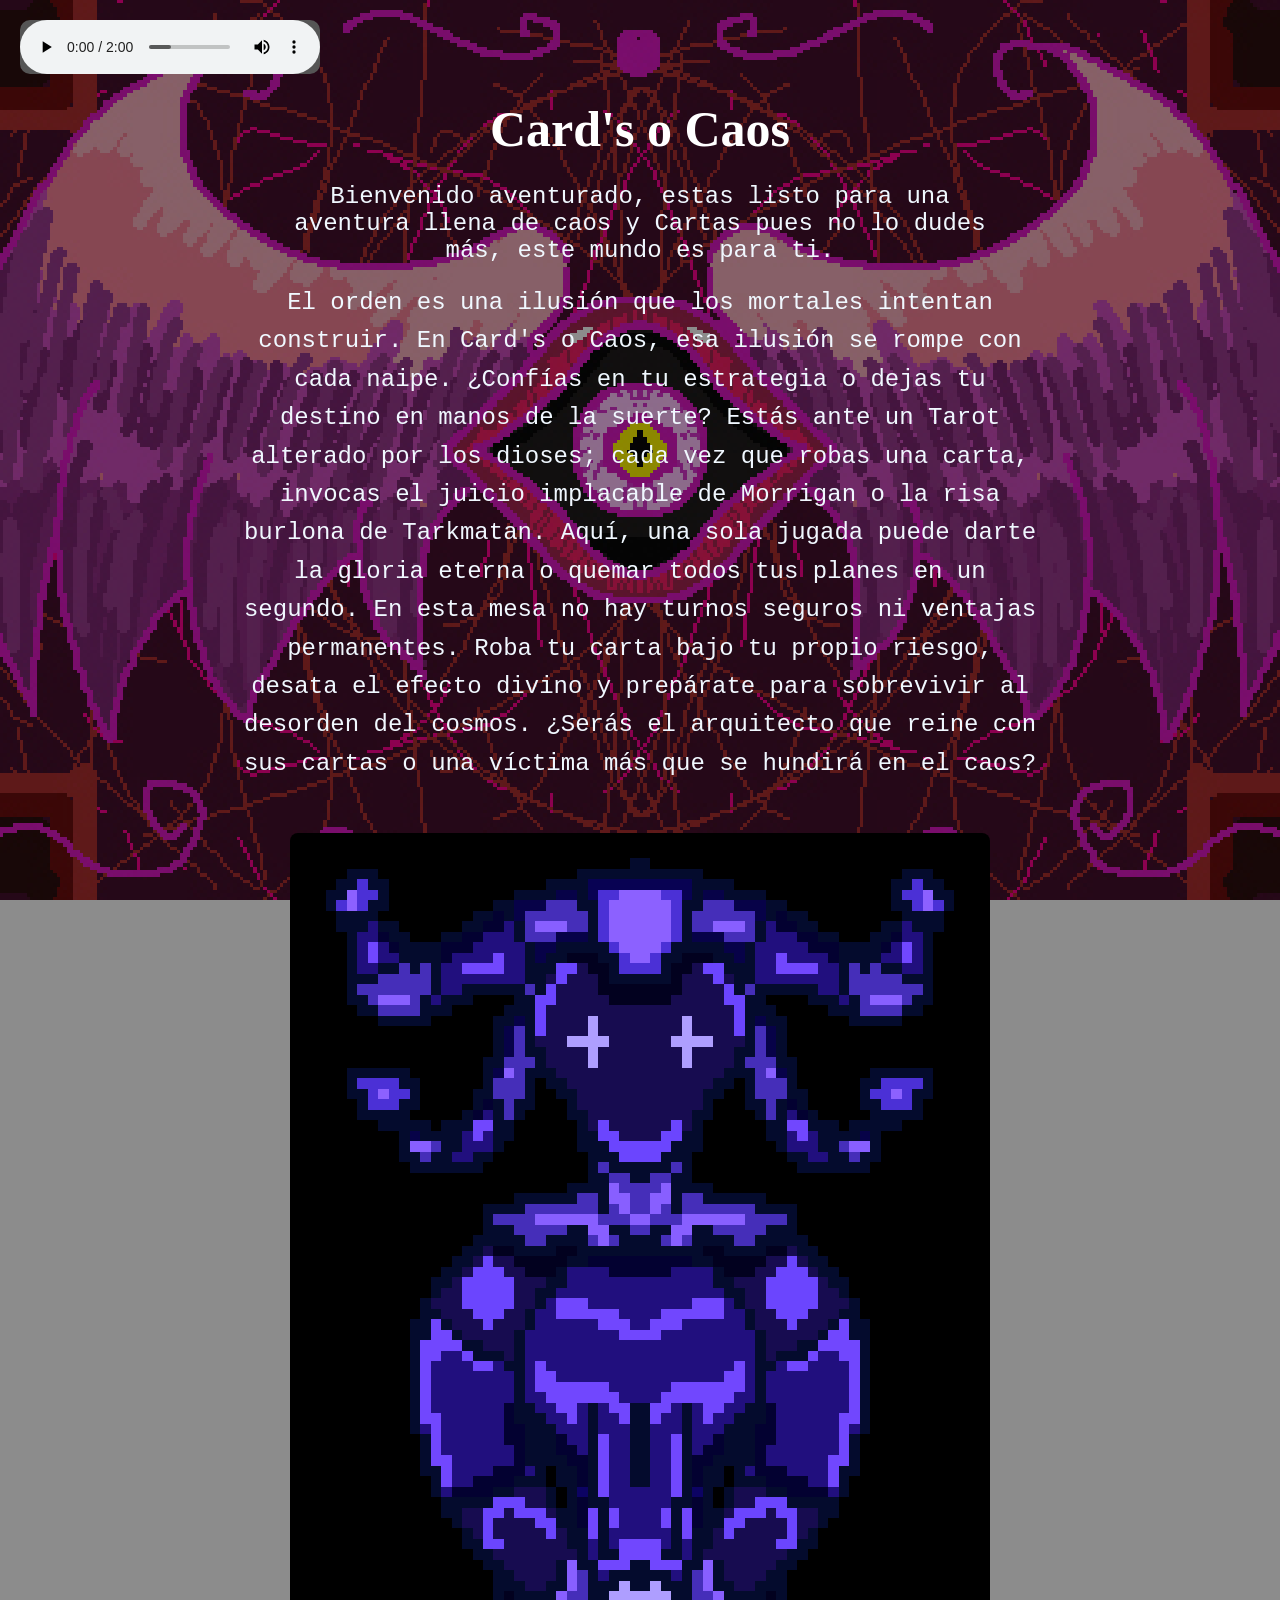
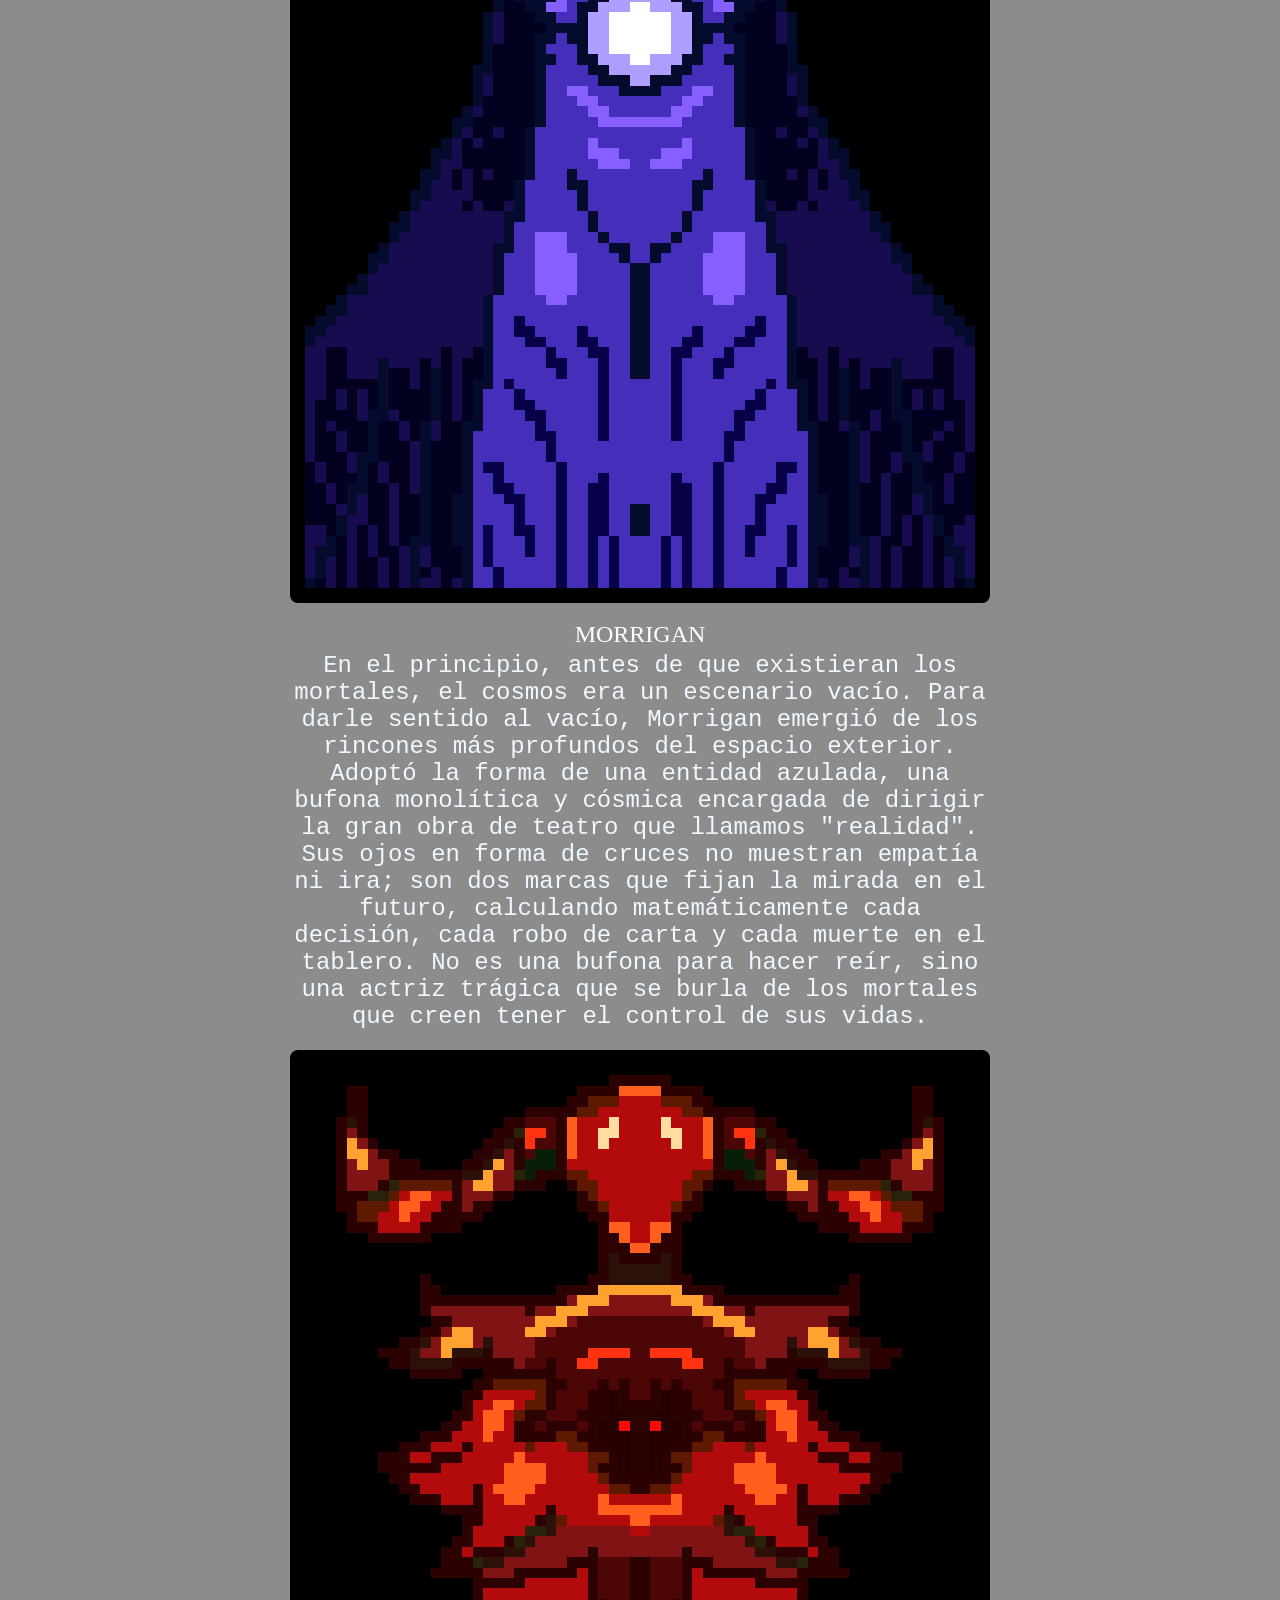
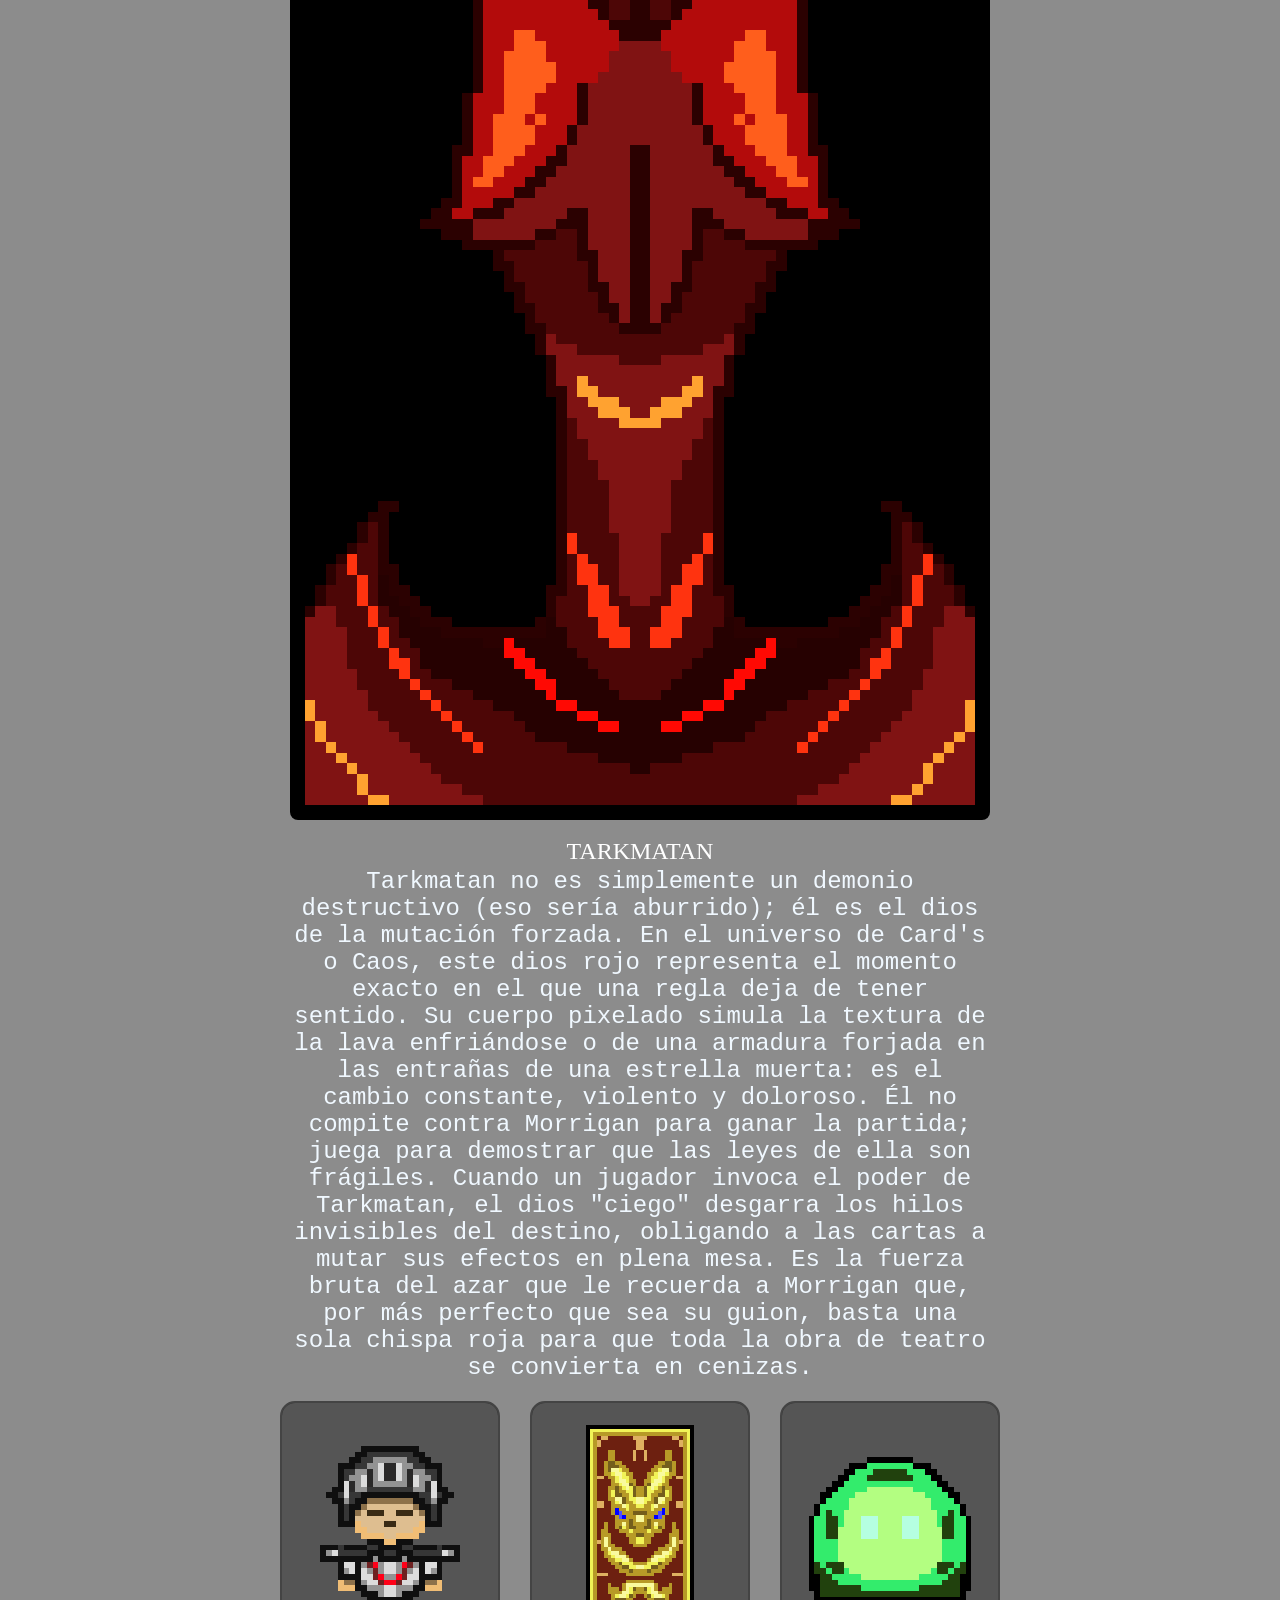
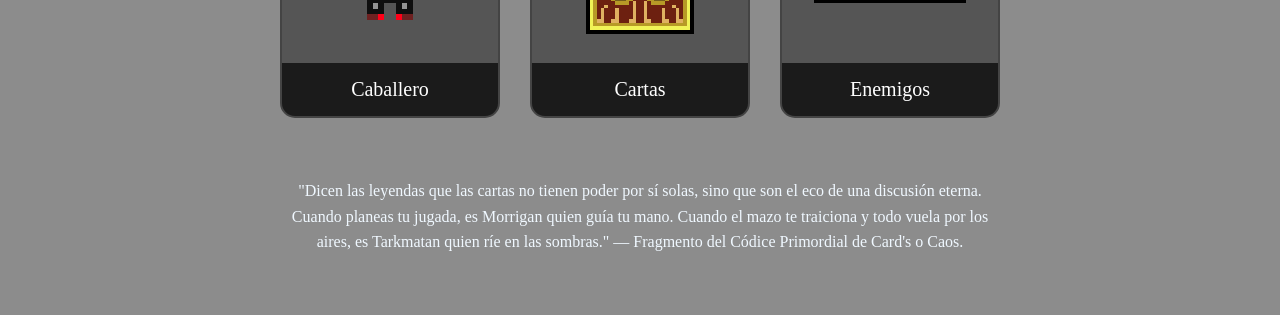
<file: index.html>
<!DOCTYPE html>
<html lang="es">

<head>
    <meta charset="UTF-8">
    <meta name="viewport" content="width=device-width, initial-scale=1.0">
    <title>Card's o Caos</title>
    <link rel="stylesheet" href="style.css">
</head>

<body>

    <audio controls autoplay>
        <source src="Music/Inicio.mp3" type="audio/mpeg">
        Your browser does not support the audio element.
    </audio>

    <main>

        <h1>Card's o Caos</h1>

        <p class="intro">Bienvenido aventurado, estas listo para una aventura llena de caos y Cartas
            pues no lo dudes más, este mundo es para ti.
        </p>

        <p class="descripcion">
            El orden es una ilusión que los mortales
            intentan construir. En Card's o Caos, esa ilusión se rompe con cada naipe.
            ¿Confías en tu estrategia o dejas tu destino en manos de la suerte?
            Estás ante un Tarot alterado por los dioses; cada vez que robas una carta,
            invocas el juicio implacable de Morrigan o la risa burlona de Tarkmatan. Aquí,
            una sola jugada puede darte la gloria eterna o quemar todos tus planes en un segundo.
            En esta mesa no hay turnos seguros ni ventajas permanentes. Roba tu carta bajo tu propio
            riesgo, desata el efecto divino y prepárate para sobrevivir al desorden del cosmos.
            ¿Serás el arquitecto que reine con sus cartas o una víctima más que se hundirá en el caos?
        </p>

        <section class="galeria">

            <div class="bloque-foto">
                <div class="foto-caja">
                    <img src="Img/Personajes/Morrigan.png" alt="Descripción 1">
                </div>
                <p class="foto-texto">MORRIGAN</p>

                <p class="Morrigan">En el principio, antes de que existieran los mortales,
                    el cosmos era un escenario vacío. Para darle sentido al vacío,
                    Morrigan emergió de los rincones más profundos del espacio exterior.
                    Adoptó la forma de una entidad azulada, una bufona monolítica y cósmica
                    encargada de dirigir la gran obra de teatro que llamamos "realidad".
                    Sus ojos en forma de cruces no muestran empatía ni ira; son dos marcas
                    que fijan la mirada en el futuro, calculando matemáticamente cada decisión,
                    cada robo de carta y cada muerte en el tablero. No es una bufona para hacer reír,
                    sino una actriz trágica que se burla de los mortales
                    que creen tener el control de sus vidas.</p>
            </div>

            <div class="bloque-foto">
                <div class="foto-caja">
                    <img src="Img/Personajes/Tarkmatan.png" alt="Descripción 2">
                </div>
                <p class="foto-texto">TARKMATAN</p>

                <p class="Tarkmatan">Tarkmatan no es simplemente un demonio destructivo
                    (eso sería aburrido); él es el dios de la mutación forzada.
                    En el universo de Card's o Caos,
                    este dios rojo representa el momento exacto en el que una regla deja de tener sentido.
                    Su cuerpo pixelado simula la textura de la lava enfriándose o de una armadura forjada
                    en las entrañas de una estrella muerta: es el cambio constante, violento y doloroso.
                    Él no compite contra Morrigan para ganar la partida; juega para demostrar que las
                    leyes de ella son frágiles. Cuando un jugador invoca el poder de Tarkmatan, el dios
                    "ciego" desgarra los hilos invisibles del destino, obligando a las cartas a mutar
                    sus efectos en plena mesa. Es la fuerza bruta del azar que le recuerda a Morrigan
                    que, por más perfecto que sea su guion, basta una sola chispa roja para que toda
                    la obra de teatro se convierta en cenizas.</p>
            </div>

        </section>


        <section class="cards">
            <a href="caballero.html" class="card-link">
                <div class="card">
                    <div class="imagen">
                        <img src="Img/Caballero/Caballero.png" alt="Caballero">
                    </div>

                    <p>Caballero</p>
                </div>
            </a>

            <a href="cartas.html" class="card-link">
                <div class="card">
                    <div class="imagen">
                        <img src="Img/Cartas/Cartas.png" alt="Cartas">
                    </div>

                    <p>Cartas</p>
                </div>
            </a>

            <a href="enemigos.html" class="card-link">
                <div class="card">
                    <div class="imagen">
                        <img src="Img/Personajes/Slime.png" alt="Enemigos">
                    </div>

                    <p>Enemigos</p>
                </div>
            </a>

        </section>

        <p class="codice">
            "Dicen las leyendas que las cartas no tienen poder por sí solas, sino
            que son el eco de una discusión eterna. Cuando planeas tu jugada,
            es Morrigan quien guía tu mano. Cuando el mazo te traiciona y todo vuela
            por los aires, es Tarkmatan quien ríe en las sombras." —
            Fragmento del Códice Primordial de Card's o Caos.
        </p>

    </main>

</body>

</html>
</file>
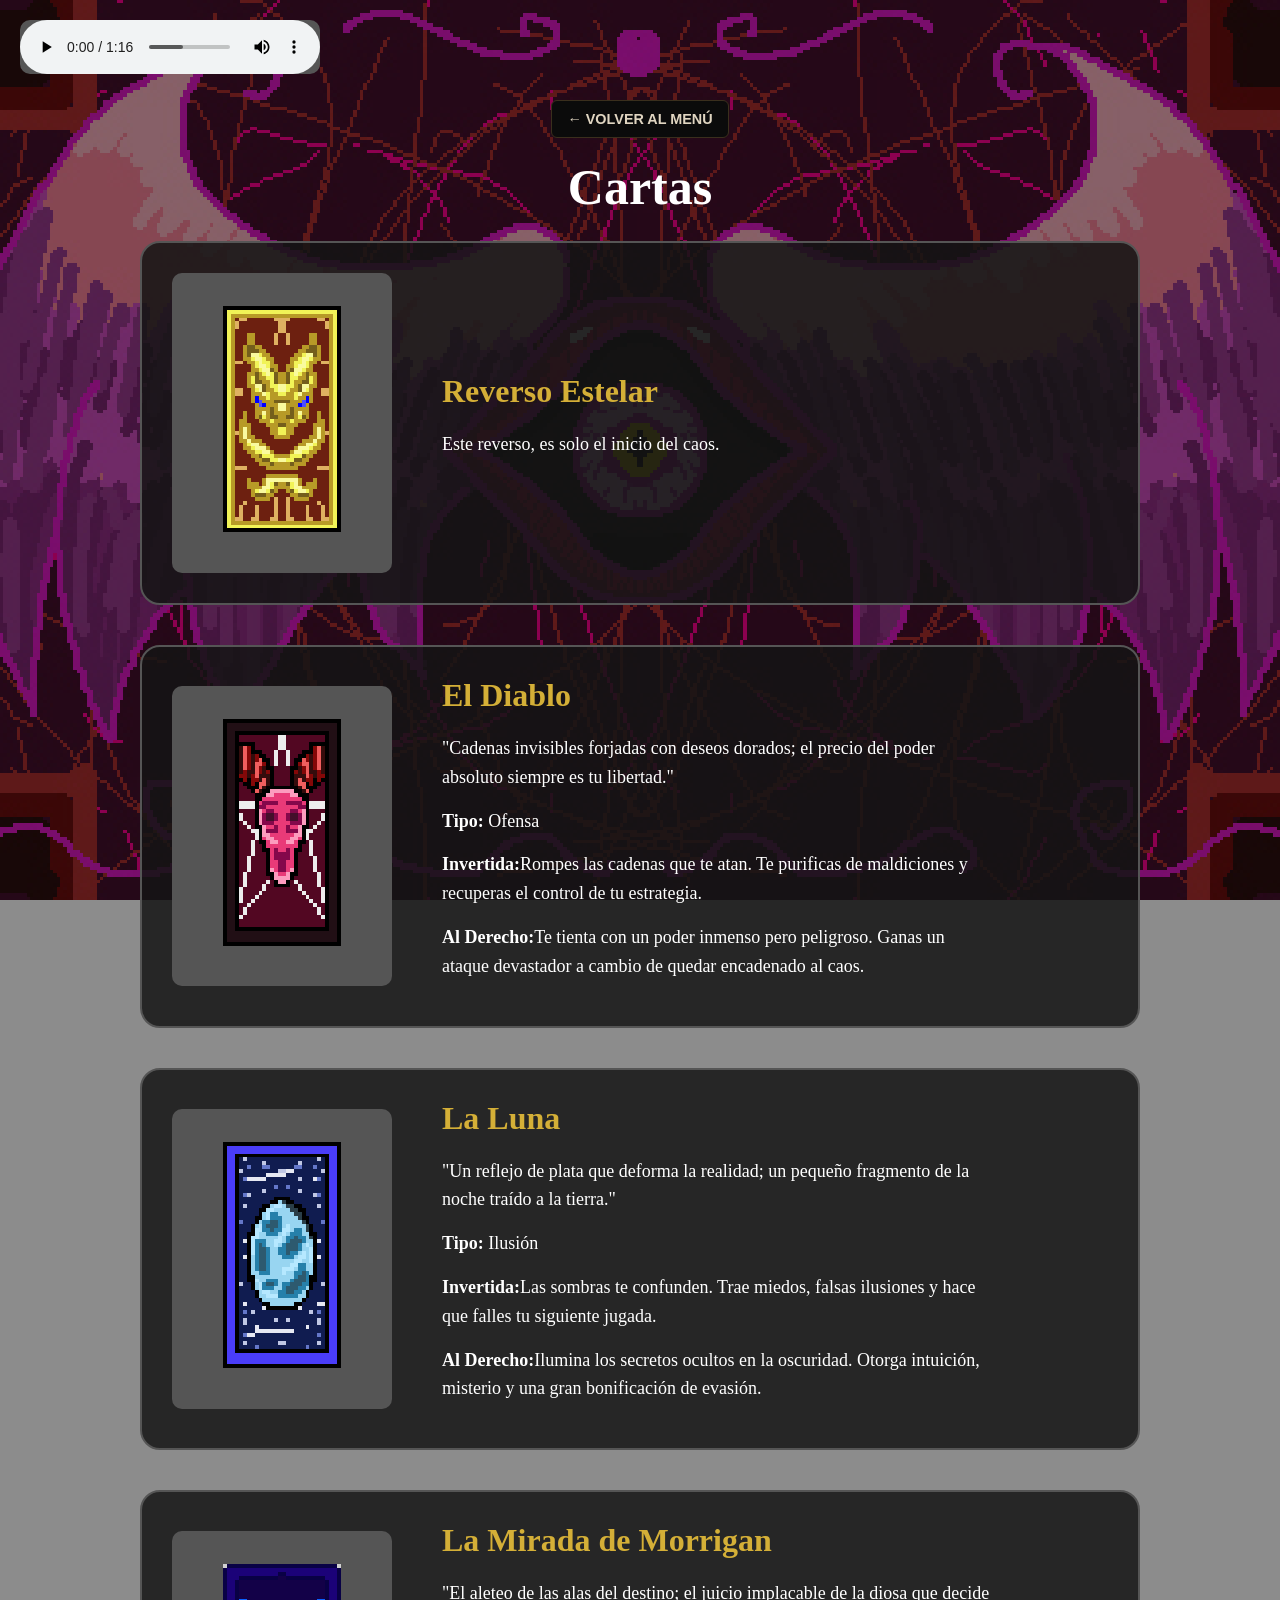
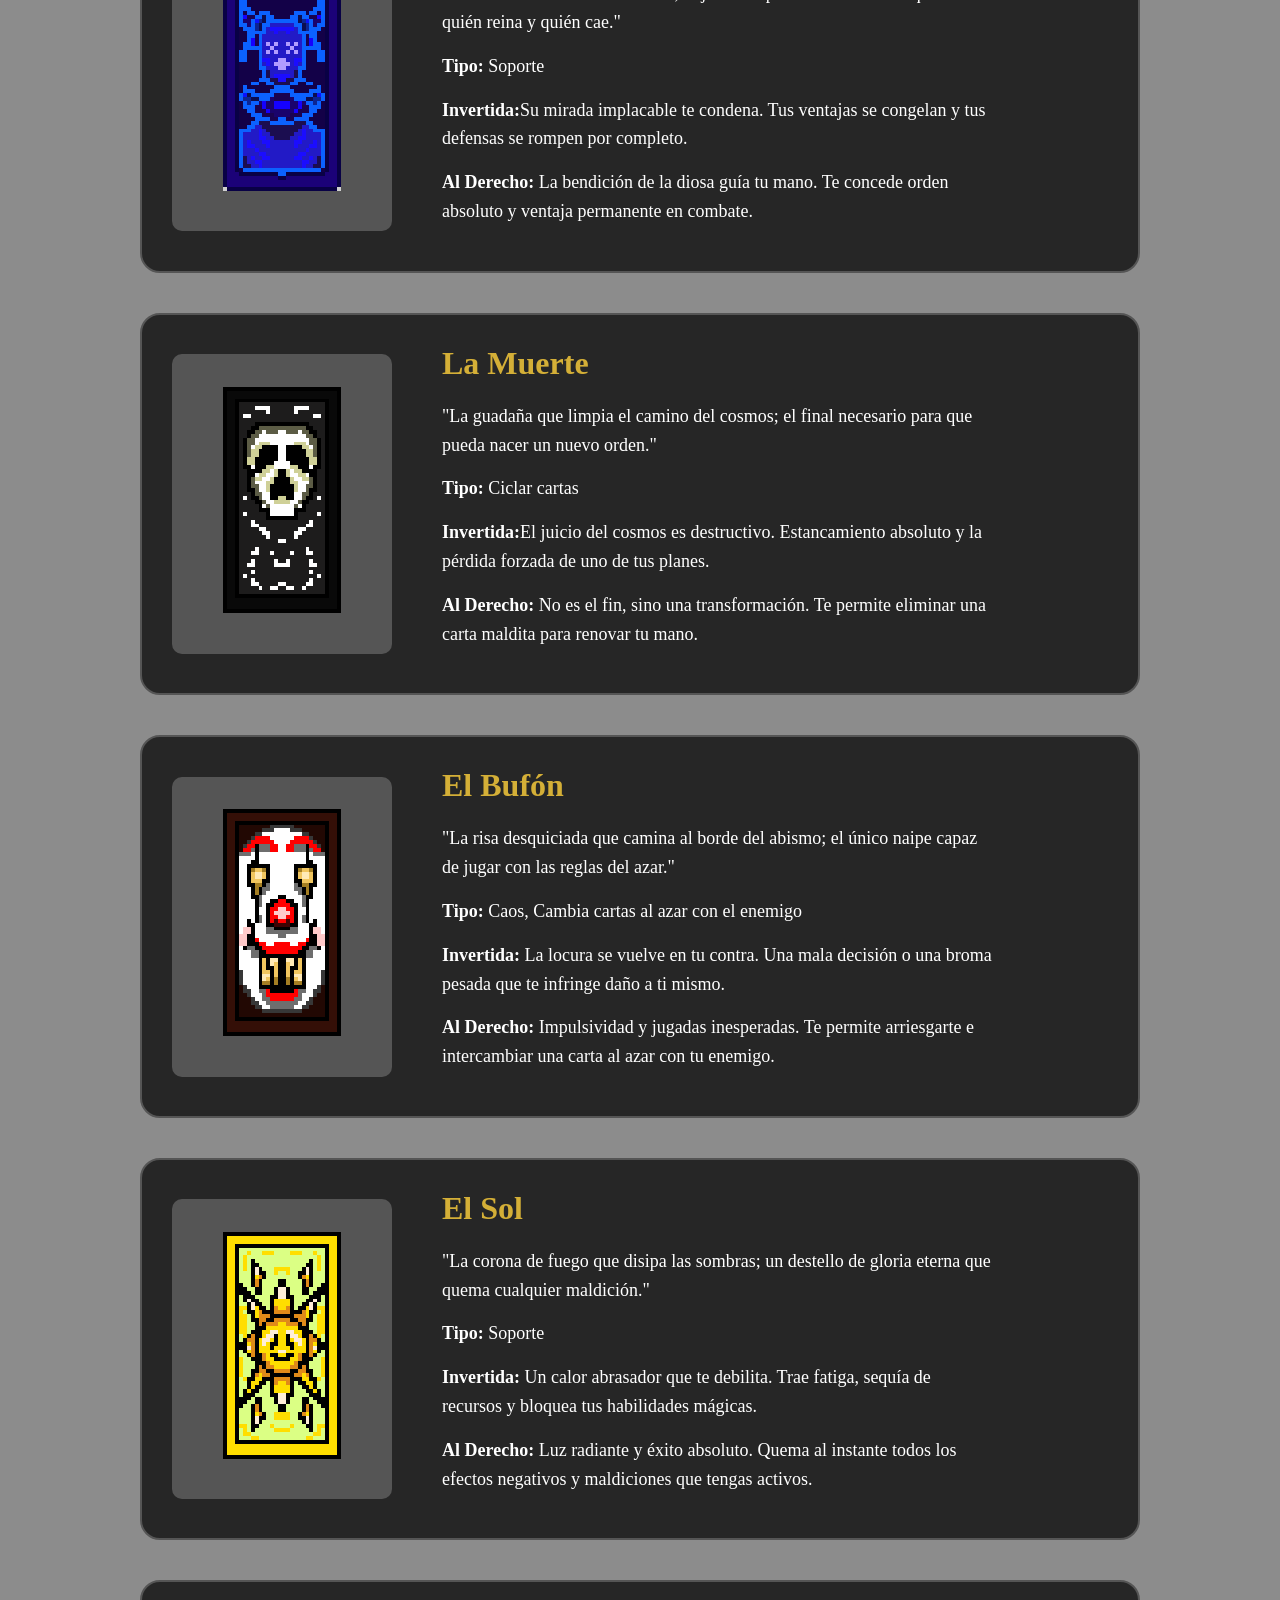
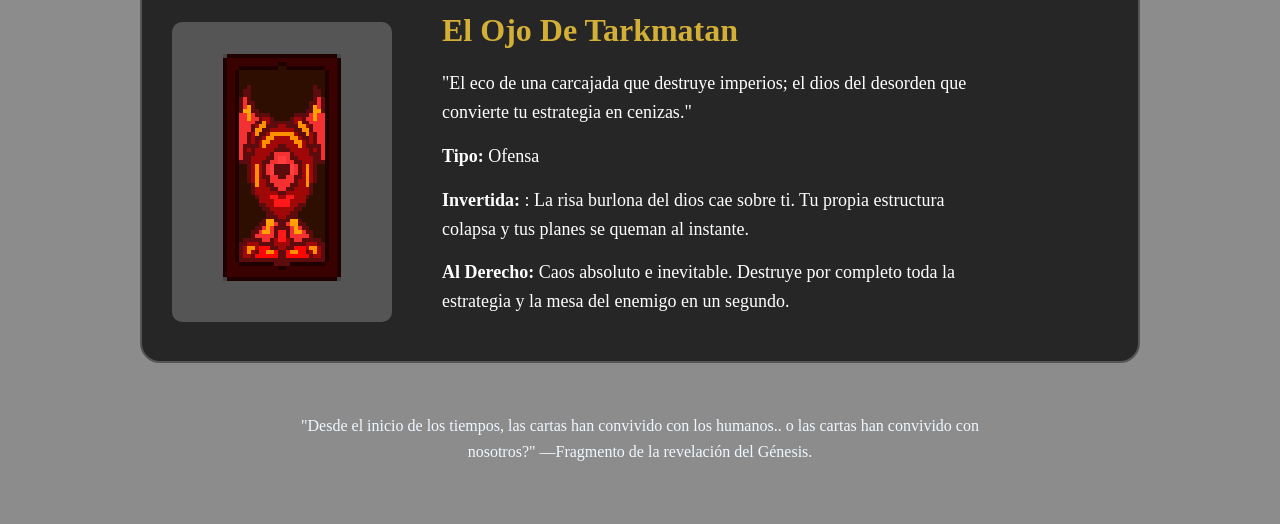
<file: cartas.html>
<!DOCTYPE html>
<html lang="en">
<head>
    <meta charset="UTF-8">
    <meta name="viewport" content="width=device-width, initial-scale=1.0">
    <link rel="stylesheet" href="style.css">
    <script src="script.js" defer></script>
    <title>Cartas</title>
</head>
<body>

    <audio controls autoplay>
        <source src="Music/Cartas.mp3" type="audio/mpeg">
        Your browser does not support the audio element.
    </audio>

     <main>

        <div class="navegacion-retorno">
            <a href="index.html" class="btn-volver">← VOLVER AL MENÚ</a>
        </div>

        <h1>Cartas</h1>

        <section class="lista-cartas">

            <article class="carta">

                <div class="carta-imagen">
                    <img src="Img/Cartas/Cartas.png" alt="Reverso">
                </div>

                <div class="carta-info">

                    <h2>Reverso Estelar</h2>

                    <p>
                        Este reverso, es solo el inicio
                        del caos.
                    </p>

                </div>

            </article>

            <article class="carta">

                <div class="carta-imagen">
                    <img src="Img/Cartas/Diablo.png" alt="Diablo">
                </div>

                <div class="carta-info">

                    <h2>El Diablo</h2>

                    <p>
                        "Cadenas invisibles forjadas con deseos dorados;
                        el precio del poder absoluto siempre es tu libertad."
                    </p>

                    <p>
                        <strong>Tipo:</strong> Ofensa
                    </p>

                    <p>
                        <strong>Invertida:</strong>Rompes las cadenas que te atan.
                        Te purificas de maldiciones y recuperas el control de tu estrategia.
                    </p>

                    <p>
                        <strong> Al Derecho:</strong>Te tienta con un poder inmenso pero peligroso.
                        Ganas un ataque devastador a cambio de quedar encadenado al caos.
                    </p>
                </div>

            </article>

            <article class="carta">

                <div class="carta-imagen">
                    <img src="Img/Cartas/Luna.png" alt="Luna">
                </div>

                <div class="carta-info">

                    <h2>La Luna</h2>

                    <p>
                        "Un reflejo de plata que deforma la realidad;
                        un pequeño fragmento de la noche traído a la tierra."
                    </p>

                    <p>
                        <strong>Tipo:</strong> Ilusión
                    </p>

                    <p>
                        <strong>Invertida:</strong>Las sombras te confunden.
                        Trae miedos, falsas ilusiones y hace que falles tu siguiente jugada.
                    </p>

                    <p>
                        <strong>Al Derecho:</strong>Ilumina los secretos ocultos en la oscuridad.
                        Otorga intuición, misterio y una gran bonificación de evasión.
                    </p>

                </div>

            </article>


            <article class="carta">

                <div class="carta-imagen">
                    <img src="Img/Cartas/Morr.png" alt="Morr">
                </div>

                <div class="carta-info">

                    <h2>La Mirada de Morrigan</h2>

                    <p>
                        "El aleteo de las alas del destino;
                        el juicio implacable de la diosa que decide quién reina y quién cae."
                    </p>

                    <p>
                        <strong>Tipo:</strong> Soporte
                    </p>

                    <p>
                        <strong>Invertida:</strong>Su mirada implacable te condena.
                        Tus ventajas se congelan y tus defensas se rompen por completo.
                    </p>

                    <p>
                        <strong>Al Derecho:</strong> La bendición de la diosa guía tu mano.
                        Te concede orden absoluto y ventaja permanente en combate.
                    </p>

                </div>

            </article>

            <article class="carta">

                <div class="carta-imagen">
                    <img src="Img/Cartas/Muerte.png" alt="Muerte">
                </div>

                <div class="carta-info">

                    <h2>La Muerte</h2>

                    <p>
                        "La guadaña que limpia el camino del cosmos;
                        el final necesario para que pueda nacer un nuevo orden."
                    </p>

                    <p>
                        <strong>Tipo:</strong> Ciclar cartas
                    </p>

                    <p>
                        <strong>Invertida:</strong>El juicio del cosmos es destructivo.
                        Estancamiento absoluto y la pérdida forzada de uno de tus planes.
                    </p>

                    <p>
                        <strong>Al Derecho:</strong>  No es el fin, sino una transformación.
                        Te permite eliminar una carta maldita para renovar tu mano.
                    </p>

                </div>

            </article>

            <article class="carta">

                <div class="carta-imagen">
                    <img src="Img/Cartas/Payaso.png" alt="Payaso">
                </div>

                <div class="carta-info">

                    <h2>El Bufón</h2>

                    <p>
                        "La risa desquiciada que camina al borde del abismo;
                        el único naipe capaz de jugar con las reglas del azar."
                    </p>

                    <p>
                        <strong>Tipo:</strong> Caos, Cambia cartas al azar con el enemigo
                    </p>

                    <p>
                        <strong>Invertida:</strong> La locura se vuelve en tu contra.
                        Una mala decisión o una broma pesada que te infringe daño a ti mismo.
                    </p>

                    <p>
                        <strong>Al Derecho:</strong>  Impulsividad y jugadas inesperadas.
                        Te permite arriesgarte e intercambiar una carta al azar con tu enemigo.
                    </p>

                </div>

            </article>

            <article class="carta">

                <div class="carta-imagen">
                    <img src="Img/Cartas/Sol.png" alt="Sol">
                </div>

                <div class="carta-info">

                    <h2>El Sol</h2>

                    <p>
                        "La corona de fuego que disipa las sombras;
                        un destello de gloria eterna que quema cualquier maldición."
                    </p>

                    <p>
                        <strong>Tipo:</strong> Soporte
                    </p>

                    <p>
                        <strong>Invertida:</strong>  Un calor abrasador que te debilita.
                        Trae fatiga, sequía de recursos y bloquea tus habilidades mágicas.
                    </p>

                    <p>
                        <strong>Al Derecho:</strong>  Luz radiante y éxito absoluto.
                        Quema al instante todos los efectos negativos y maldiciones que tengas activos.
                    </p>

                </div>

            </article>

            <article class="carta">

                <div class="carta-imagen">
                    <img src="Img/Cartas/Tark.png" alt="Tark">
                </div>

                <div class="carta-info">

                    <h2>El Ojo De Tarkmatan</h2>

                    <p>
                        "El eco de una carcajada que destruye imperios;
                        el dios del desorden que convierte tu estrategia en cenizas."
                    </p>

                    <p>
                        <strong>Tipo:</strong> Ofensa
                    </p>

                    <p>
                        <strong>Invertida:</strong>  : La risa burlona del dios cae sobre ti.
                        Tu propia estructura colapsa y tus planes se queman al instante.
                    </p>

                    <p>
                        <strong>Al Derecho:</strong>   Caos absoluto e inevitable.
                        Destruye por completo toda la estrategia y la mesa del enemigo en un segundo.
                    </p>

                </div>

            </article>

        </section>

        <p class="codice">
            "Desde el inicio de los tiempos, las cartas
            han convivido con los humanos.. o las cartas 
            han convivido con nosotros?"
            —Fragmento de la revelación del Génesis.
        </p>

    </main>


</body>
</html>
</file>
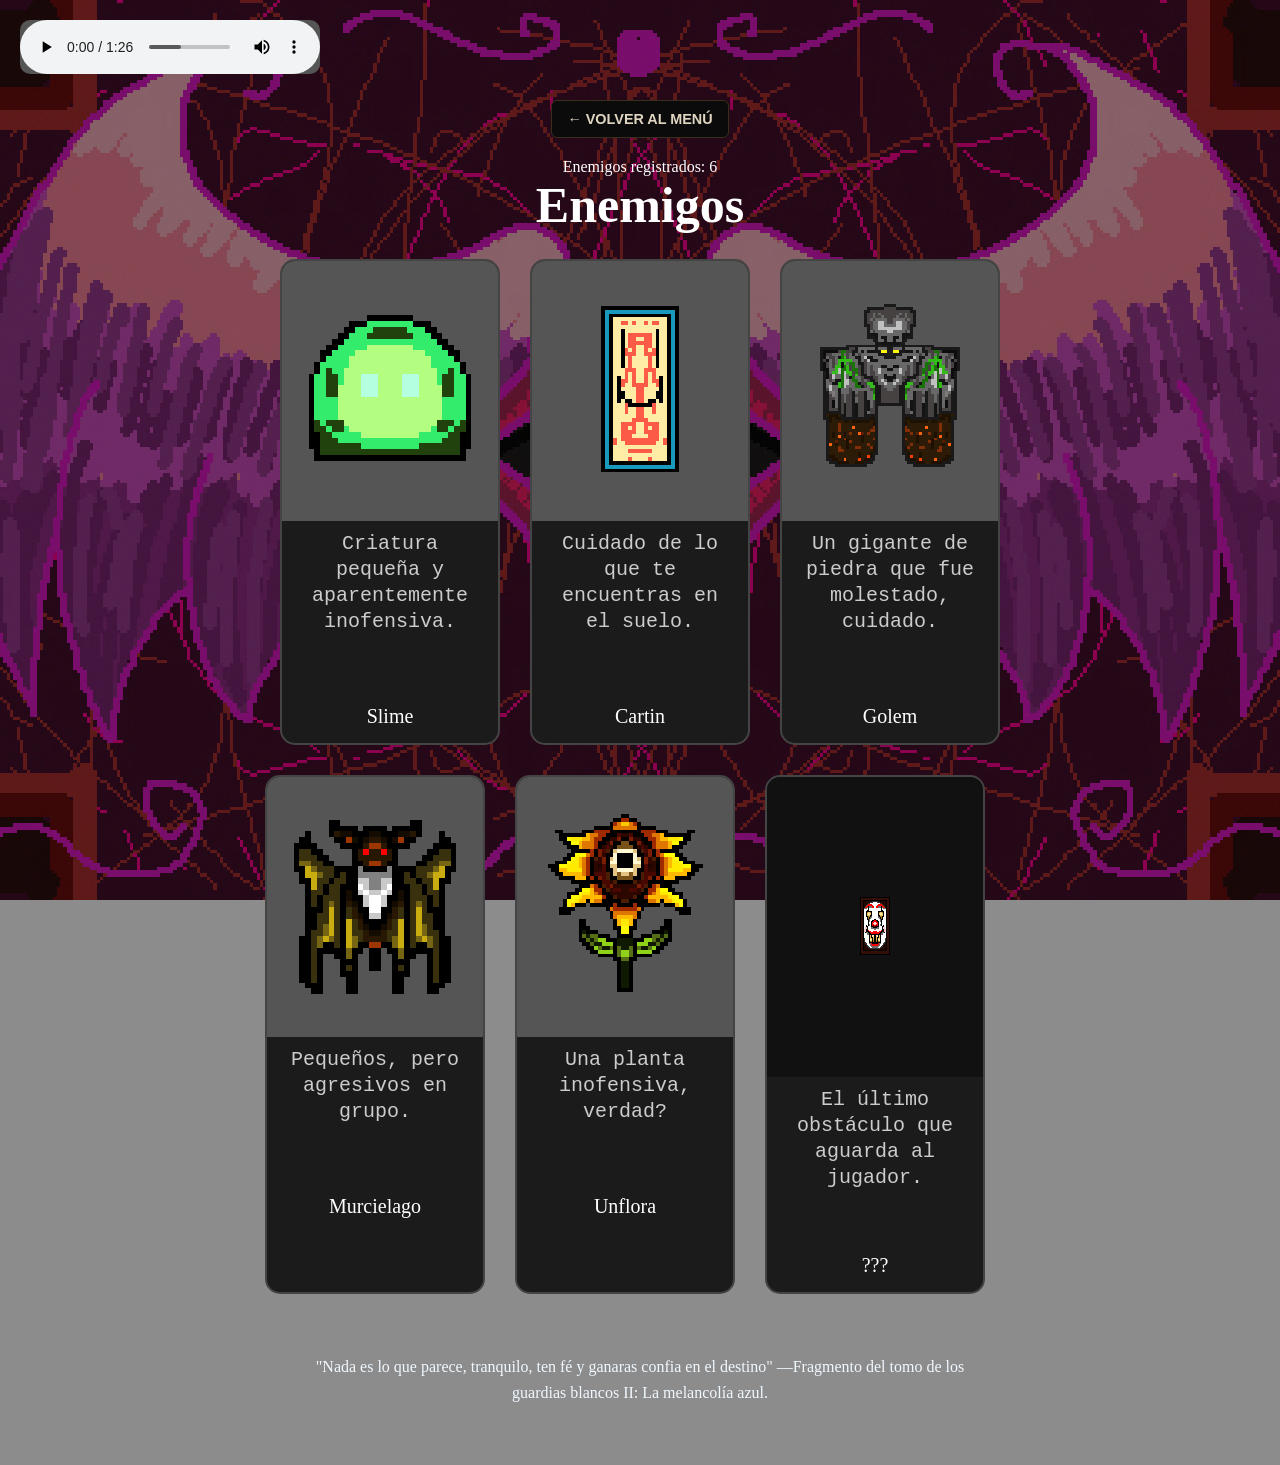
<file: enemigos.html>
<!DOCTYPE html>
<html lang="en">
<head>
    <meta charset="UTF-8">
    <meta name="viewport" content="width=device-width, initial-scale=1.0">
    <link rel="stylesheet" href="style.css">
    <script src="script.js" defer></script>
    <title>Enemigos</title>
</head>

<body>

     <audio controls autoplay>
        <source src="Music/enemigos.mp3" type="audio/mpeg">
        Your browser does not support the audio element.
    </audio>

        <main>

        <div class="navegacion-retorno">
            <a href="index.html" class="btn-volver">← VOLVER AL MENÚ</a>
        </div>
        <p id="contador"> Enemigos Registrados.</p>
        
        <h1>Enemigos</h1>

        <section class="cards">

            <div class="card">
                <div class="imagen">
                    <img src="Img/Personajes/Slime.png" alt="Slime">
                </div>
                    <p class="descripcion">
                    Criatura pequeña y aparentemente inofensiva.
                    </p>
                <p>Slime</p>
            </div>

            <div class="card">
                <div class="imagen">
                    <img src="Img/Personajes/Cartin.png" alt="Cartin">
                </div>
                    <p class="descripcion">
                    Cuidado de lo que te encuentras en el suelo.
                    </p>
                <p>Cartin</p>
            </div>

            <div class="card">
                <div class="imagen">
                    <img src="Img/Personajes/Golem.png" alt="Golem">
                </div>
                <p class="descripcion">
                    Un gigante de piedra que fue molestado, cuidado.
                </p>
                <p>Golem</p>
            </div>

            <div class="card">
                <div class="imagen">
                    <img src="Img/Personajes/Murcielago.png" alt="Murcielago">
                </div>
                <p class="descripcion">
                    Pequeños, pero agresivos en grupo.
                </p>
                <p>Murcielago</p>
            </div>

            <div class="card">
                <div class="imagen">
                    <img src="Img/Personajes/Vegel.png" alt="Vegel">
                </div>
                <p class="descripcion">
                    Una planta inofensiva, verdad?
                </p>
                <p>Unflora</p>
            </div>

            <div class="card jefe">


            <a href="Minrrer.html" class="card-link">
            <div class="visor">
            <img src="Img/Cartas/Payaso.png" alt="Payaso">
            </div>
            <p class="descripcion">
            El último obstáculo que aguarda al jugador.
            </p>
            <p class="nombre">???</p>
            </div>
            </a>

        </section>

        <p class="codice">
            "Nada es lo que parece, tranquilo, ten fé y ganaras
            confia en el destino"
            —Fragmento del tomo de los guardias blancos II: La melancolía azul.
        </p>

    </main>

</body>
</html>
</file>
<file: style.css>
* {
  margin: 0;
  padding: 0;
  box-sizing: border-box;
}

body {
  background-image: url('Img/Fondo.jpg');
  background-size: cover;
  background-position: center;
  background-attachment: fixed;
  image-rendering: pixelated;
  image-rendering: crisp-edges;
  color: #ffffff;
  margin: 0;
  padding: 0;
}


audio {
  position: fixed;
  top: 20px;
  left: 20px;
  z-index: 10;
  background-color: #555;
  border-radius: 10px;
}

main {
  width: 100%;
  min-height: 100vh;
  background: rgba(0, 0, 0, 0.45);
  display: flex;
  flex-direction: column;
  align-items: center;
  padding: 100px 40px 60px;
}

h1 {
  color: white;
  font-size: 50px;
  margin-bottom: 25px;
}

.intro {
  color: aliceblue;
  font-family: 'Courier New', Courier, monospace;
  font-size: 1.5rem;
  max-width: 700px;
  text-align: center;
  margin-bottom: 20px;
}

.descripcion {
  color: aliceblue;
  font-family: 'Courier New', Courier, monospace;
  font-size: 1.5rem;
  max-width: 800px;
  text-align: center;
  line-height: 1.6;
  margin-bottom: 50px;
}

.galeria-nueva {
  background-color: #000000;
  width: 90%;
  max-width: 850px;
  margin: 40px auto;
  padding: 35px;
  border-radius: 12px;
  border: 1px solid #222;
  display: flex;
  flex-direction: row;
  justify-content: center;
  gap: 40px;
  flex-wrap: wrap;
}

.bloque-foto {
  display: flex;
  flex-direction: column;
  align-items: center;
  flex: 1;
  min-width: 220px;
}

.foto-caja {
  width: 100%;
  background-color: #000000;
  padding: 15px;
  border-radius: 8px;
  box-sizing: border-box;
}

.foto-caja img {
  width: 100%;
  height: auto;
  display: block;
  image-rendering: pixelated;
  image-rendering: crisp-edges;
}

.foto-texto {
  color: #ffffff;
  font-size: 1.5rem;
  margin-top: 15px;
  text-align: center;
  font-family: fantasy;
  line-height: 1.4;
}

.Morrigan {
  color: aliceblue;
  font-family: 'Courier New', Courier, monospace;
  font-size: 1.5rem;
  max-width: 700px;
  text-align: center;
  margin-bottom: 20px;
}

.Tarkmatan {
  color: aliceblue;
  font-family: 'Courier New', Courier, monospace;
  font-size: 1.5rem;
  max-width: 700px;
  text-align: center;
  margin-bottom: 20px;
}

.card-link {
  text-decoration: none;
  color: inherit;
  display: block;
}

.codice {
  color: aliceblue;
  font-family: inherit;
  font-size: 1rem;
  max-width: 700px;
  text-align: center;
  line-height: 1.6;
  font-style: inherit;
  margin-top: 10px;
}

.cards {
  display: flex;
  gap: 30px;
  margin-bottom: 50px;
}

.card {
  width: 220px;
  background-color: #1f1d1d;
  border-radius: 15px;
  overflow: hidden;
}

.imagen {
  width: 100%;
  height: 260px;
  background-color: #555;
  display: flex;
  justify-content: center;
  align-items: center;
  padding: 15px;
}

.imagen img {
  width: 141px;
  height: 192px;
  image-rendering: pixelated;
}

.card p {
  color: white;
  text-align: center;
  padding: 15px;
  font-size: 20px;
}

.navegacion-retorno {
  margin-bottom: 20px;
}

.btn-volver {
  display: inline-block;
  color: #e0d5c1;
  text-decoration: none;
  font-family: sans-serif;
  font-weight: bold;
  font-size: 0.9rem;
  padding: 10px 15px;
  border: 1px solid #3a2f1d;
  background-color: #0b0b0b;
  border-radius: 6px;
  transition: all 0.3s ease;
}

.btn-volver:hover {
  background-color: #3a2f1d;
  color: #ffffff;
  box-shadow: 0 0 10px rgba(58, 47, 29, 0.5);
}

.titulo-personaje {
  text-align: center;
  margin-bottom: 30px;
}

.seccion-personaje {
  display: flex;
  flex-direction: row;
  gap: 40px;
  background-color: rgba(11, 11, 11, 0.9);
  border: 2px solid #3a2f1d;
  border-radius: 12px;
  padding: 40px;
  max-width: 900px;
  margin: 0 auto 40px auto;
  flex-wrap: wrap;
}


.personaje-visual {
  flex: 1.5;
  min-width: 320px;
  display: flex;
  justify-content: center;
  align-items: center;
}

.foto-caja-grande {
  width: 100%;
  max-width: 450px;
}

.foto-caja-grande img {
  width: 100%;
  height: auto;
  display: block;
  image-rendering: pixelated;
  image-rendering: crisp-edges;
  border-radius: 8px;
}

.personaje-info {
  flex: 1.5;
  min-width: 300px;
}

.personaje-info h2 {
  color: #3a2f1d;
  margin-top: 0;
}

.lore-personaje {
  font-family: sans-serif;
  line-height: 1.6;
  color: #e0d5c1;
  margin-bottom: 25px;
}

.atributos-rpg {
  display: grid;
  grid-template-columns: repeat(2, 1fr);
  gap: 15px;
  border-top: 1px solid #3a2f1d;
  padding-top: 20px;
}

.atributo {
  font-family: sans-serif;
  font-size: 1.1rem;
  color: #ffffff;
}

.atributo span {
  color: #8a8a8a;
  margin-right: 5px;
}

.lista-cartas {
  width: 90%;
  max-width: 1000px;
  display: flex;
  flex-direction: column;
  gap: 40px;
  margin-bottom: 40px;
}

.carta {
  width: 100%;
  display: flex;
  align-items: center;
  gap: 50px;
  padding: 30px;
  background: rgba(20, 20, 20, 0.85);
  border: 2px solid #555;
  border-radius: 20px;
  cursor: pointer;
  transition: 0.3s;
}

.carta-imagen {
  width: 220px;
  height: 300px;
  flex-shrink: 0;
  display: flex;
  justify-content: center;
  align-items: center;
  background-color: #555;
  border-radius: 10px;
}

.carta-imagen img {
  width: 188px;
  height: 256px;
  image-rendering: pixelated;
  object-fit: contain;
}

.carta-info {
  color: white;
  max-width: 550px;
}

.carta-info h2 {
  font-size: 32px;
  margin-bottom: 20px;
  color: #d4af37;
}

.carta-info p {
  font-size: 18px;
  line-height: 1.6;
  margin-bottom: 15px;
}

.carta:hover {
  transform: translateY(-5px);
}

.carta.seleccionada {
  transform: translateY(-10px) scale(1.02);
  border-color: #ffc506;
  box-shadow: 0 0 20px rgba(212, 175, 55, 0.6);
}

.cards {
  display: flex;
  flex-wrap: wrap;
  justify-content: center;
  gap: 30px;
  max-width: 750px;
}

.card {
  width: 220px;
  background: #1b1b1b;
  border-radius: 15px;
  overflow: hidden;
  cursor: pointer;
  transition: .3s;
  border: 2px solid #444;
}

.card:hover {
  transform: translateY(-8px);
  border-color: #0011ff;
  box-shadow: 0 8px 20px rgba(0, 0, 0, .5);
}

.imagen img {
  width: 100%;
  height: 100%;
  object-fit: contain;
  image-rendering: pixelated;
}

.card p.descripcion {
  color: #ccc;
  font-family: monospace;
  font-size: 20px;
  text-align: center;
  padding: 10px 12px 5px;
  line-height: 1.3;
}

.card p.nombre {
  color: white;
  font-size: 20px;
  text-align: center;
  padding: 8px 10px 15px;
}

.visor {
  width: 100%;
  height: 300px;
  background: #111;
  display: flex;
  justify-content: center;
  align-items: center;
  overflow: hidden;
}

.visor img {
  max-width: 100%;
  max-height: 100%;
  image-rendering: pixelated;
}

.card.jefe:hover {
  transform: translateY(-10px) scale(1.02);
  border-color: #8b0000;
  box-shadow: 0 0 20px rgba(139, 0, 0, .7);
}

.Minrrer {
  color: aliceblue;
  font-family: 'Courier New', Courier, monospace;
  font-size: 1.5rem;
  max-width: 700px;
  text-align: center;
  margin-bottom: 20px;
}

.foto-caja {
  transition: transform 0.3s;
}

.foto-caja.seleccionada {
  transform: scale(1.1);
}
</file>
